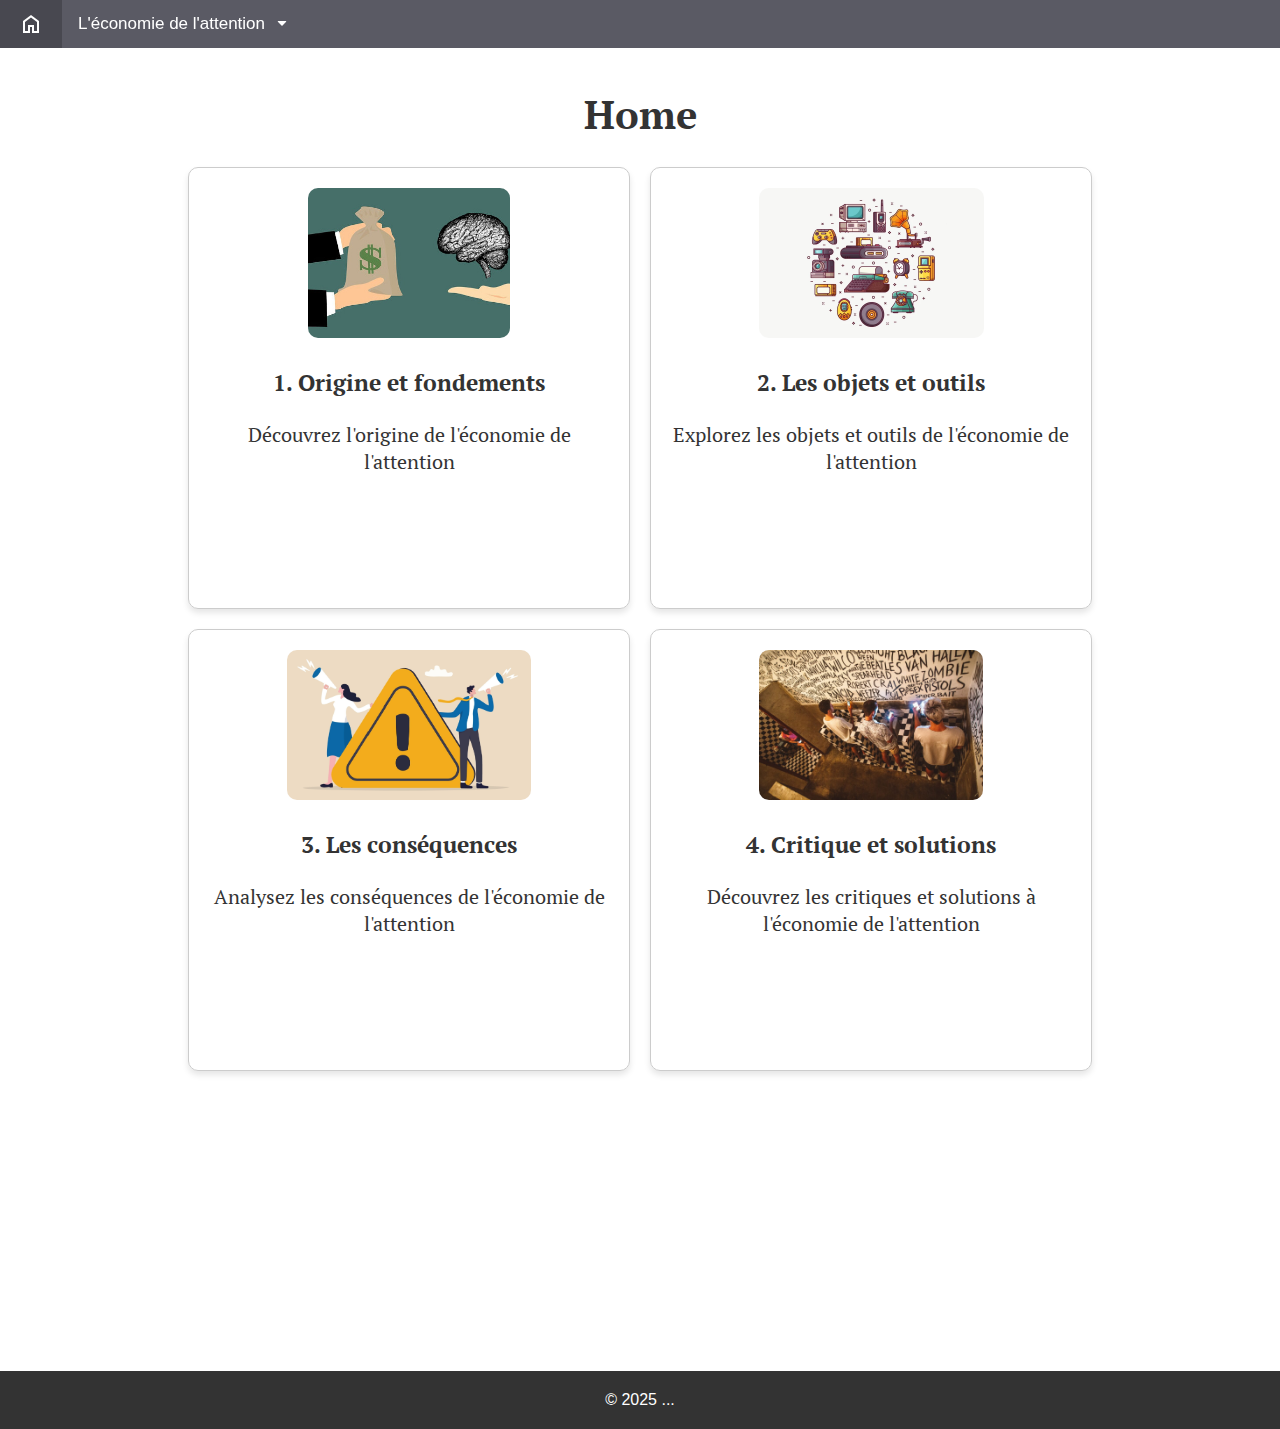
<file: index.html>
<!DOCTYPE html>
<html lang="fr">
  <head>
    <meta charset="UTF-8" />
    <meta name="viewport" content="width=device-width, initial-scale=1.0" />
    <meta http-equiv="X-UA-Compatible" content="ie=edge" />
    <title>News de la C116</title>
    <link rel="stylesheet" href="../css/style.css" />
  </head>
  <body>
    <div id="navbar"></div>
    <div id="page">
      <h1>Home</h1>
      <div class="news-container">
        <div class="news-box" onclick="location.href='../html/1.html';">
          <img class="news-image" src="../images/1.jpg" />
          <h3>1. Origine et fondements</h3>
          <p>Découvrez l'origine de l'économie de l'attention</p>
        </div>

        <div class="news-box" onclick="location.href='../html/2.html';">
          <img class="news-image" src="../images/2.webp" />
          <h3>2. Les objets et outils</h3>
          <p>Explorez les objets et outils de l'économie de l'attention</p>
        </div>

        <div class="news-box" onclick="location.href='../html/3.html';">
          <img class="news-image" src="../images/3.png" />
          <h3>3. Les conséquences</h3>
          <p>Analysez les conséquences de l'économie de l'attention</p>
        </div>

        <div class="news-box" onclick="location.href='../html/4.html';">
          <img class="news-image" src="../images/4.jpg" />
          <h3>4. Critique et solutions</h3>
          <p>
            Découvrez les critiques et solutions à l'économie de l'attention
          </p>
        </div>
      </div>
    </div>
    <footer>
      <p>© 2025 ...</p>
    </footer>
    <script src="../js/script.js"></script>
  </body>
</html>
</file>
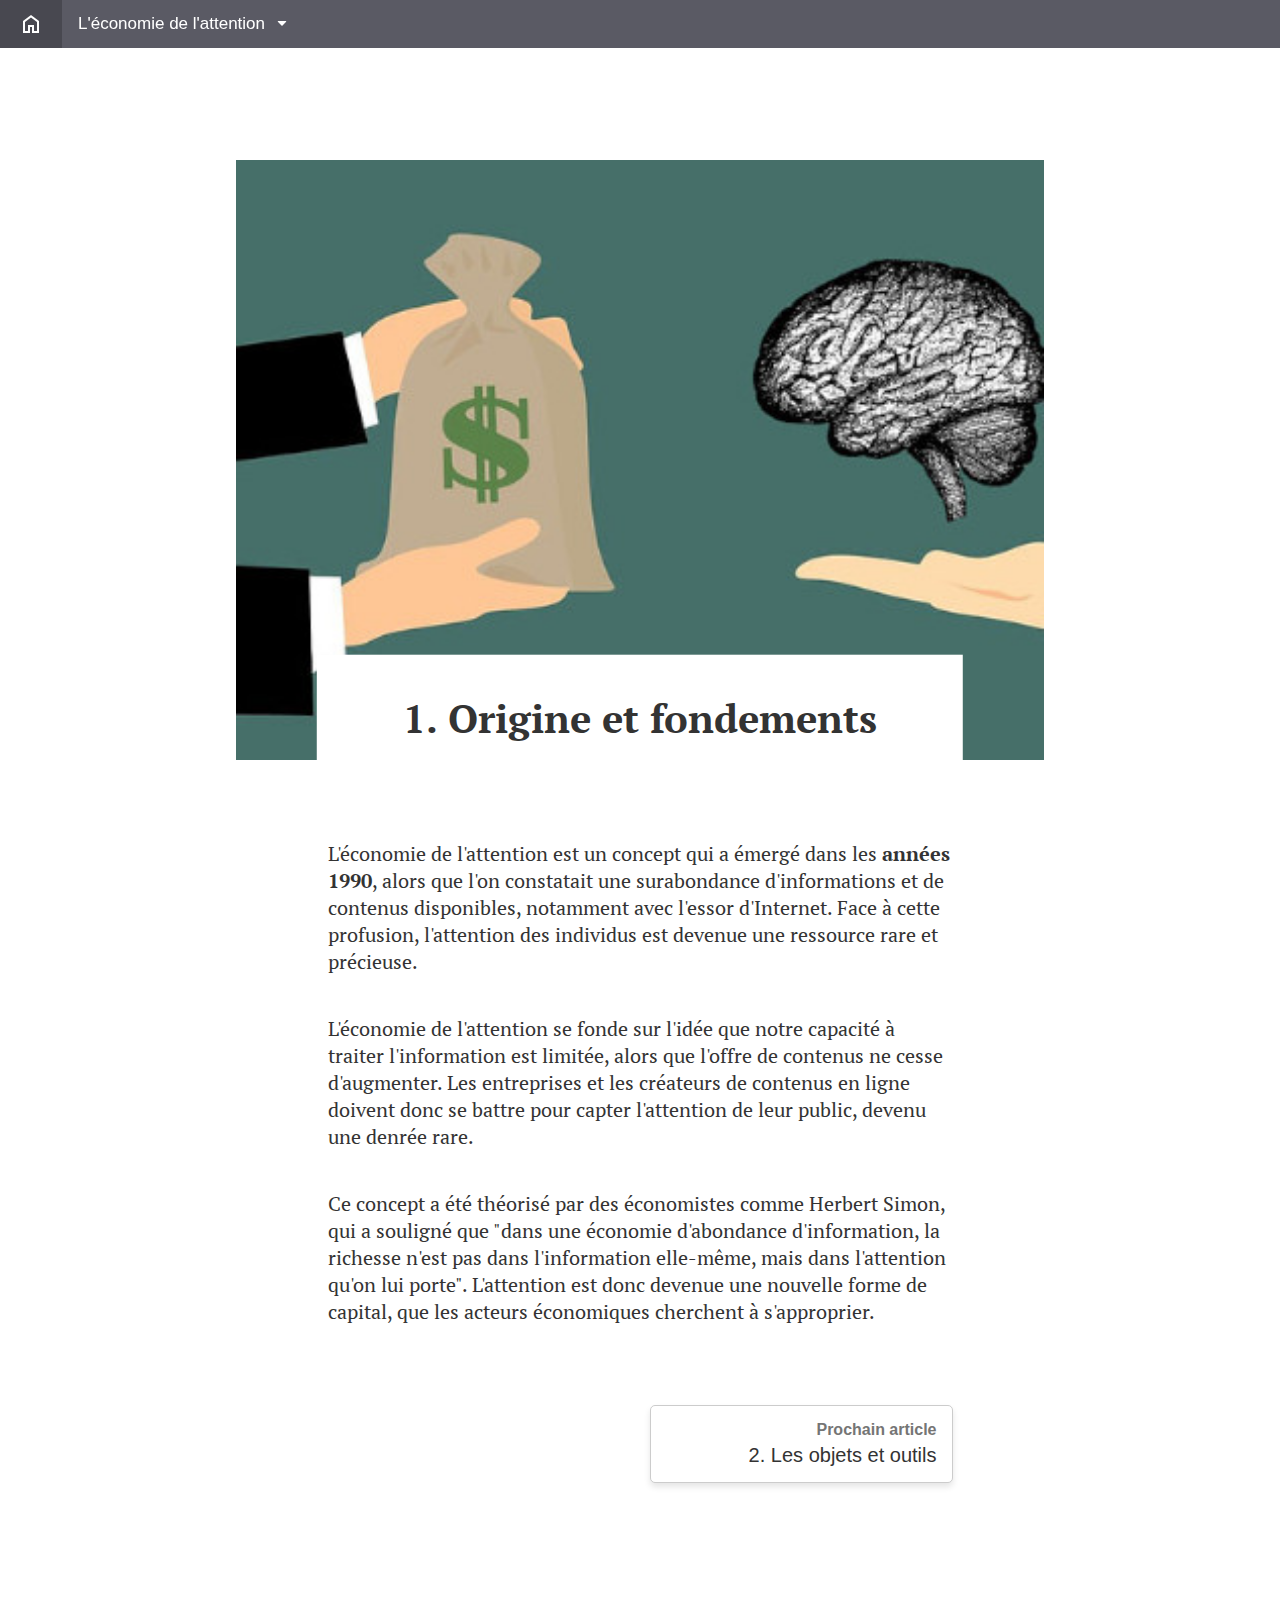
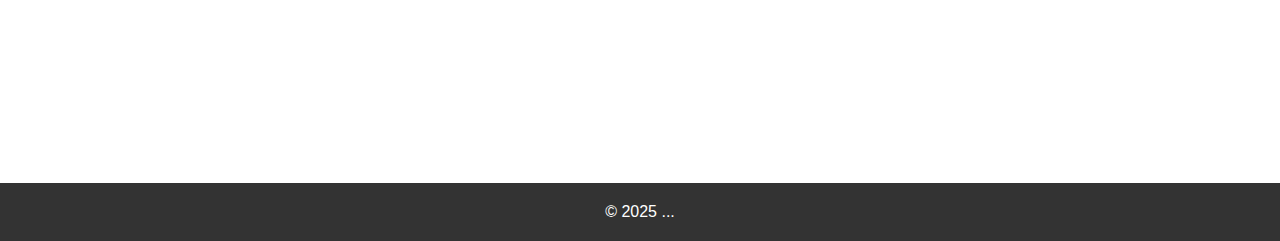
<file: html/1.html>
<!DOCTYPE html>
<html lang="fr">
  <head>
    <meta charset="UTF-8" />
    <meta name="viewport" content="width=device-width, initial-scale=1.0" />
    <meta http-equiv="X-UA-Compatible" content="ie=edge" />
    <title>Page Title</title>
    <link rel="stylesheet" href="../css/style.css" />
    <link rel="stylesheet" href="../css/article.css" />
  </head>
  <body>
    <div id="navbar"></div>
    <div id="page">
      <div class="image-container">
        <img src="../images/1.jpg" alt="Mon image" height="600" />
        <div class="text-overlay">
          <h1>1. Origine et fondements</h1>
        </div>
      </div>
      <h1></h1>
      <p>
        L'économie de l'attention est un concept qui a émergé dans les
        <strong>années 1990</strong>, alors que l'on constatait une surabondance
        d'informations et de contenus disponibles, notamment avec l'essor
        d'Internet. Face à cette profusion, l'attention des individus est
        devenue une ressource rare et précieuse.
      </p>

      <p>
        L'économie de l'attention se fonde sur l'idée que notre capacité à
        traiter l'information est limitée, alors que l'offre de contenus ne
        cesse d'augmenter. Les entreprises et les créateurs de contenus en ligne
        doivent donc se battre pour capter l'attention de leur public, devenu
        une denrée rare.
      </p>

      <p>
        Ce concept a été théorisé par des économistes comme Herbert Simon, qui a
        souligné que "dans une économie d'abondance d'information, la richesse
        n'est pas dans l'information elle-même, mais dans l'attention qu'on lui
        porte". L'attention est donc devenue une nouvelle forme de capital, que
        les acteurs économiques cherchent à s'approprier.
      </p>
      <div class="prev-next">
        <div></div>
        <div class="next-box" onclick="location.href='../html/2.html';">
          <p id="proch">Prochain article</p>
          <p>2. Les objets et outils</p>
        </div>
      </div>
    </div>

    <footer>
      <p>© 2025 ...</p>
    </footer>
  </body>
  <script src="../js/script.js"></script>
</html>
</file>
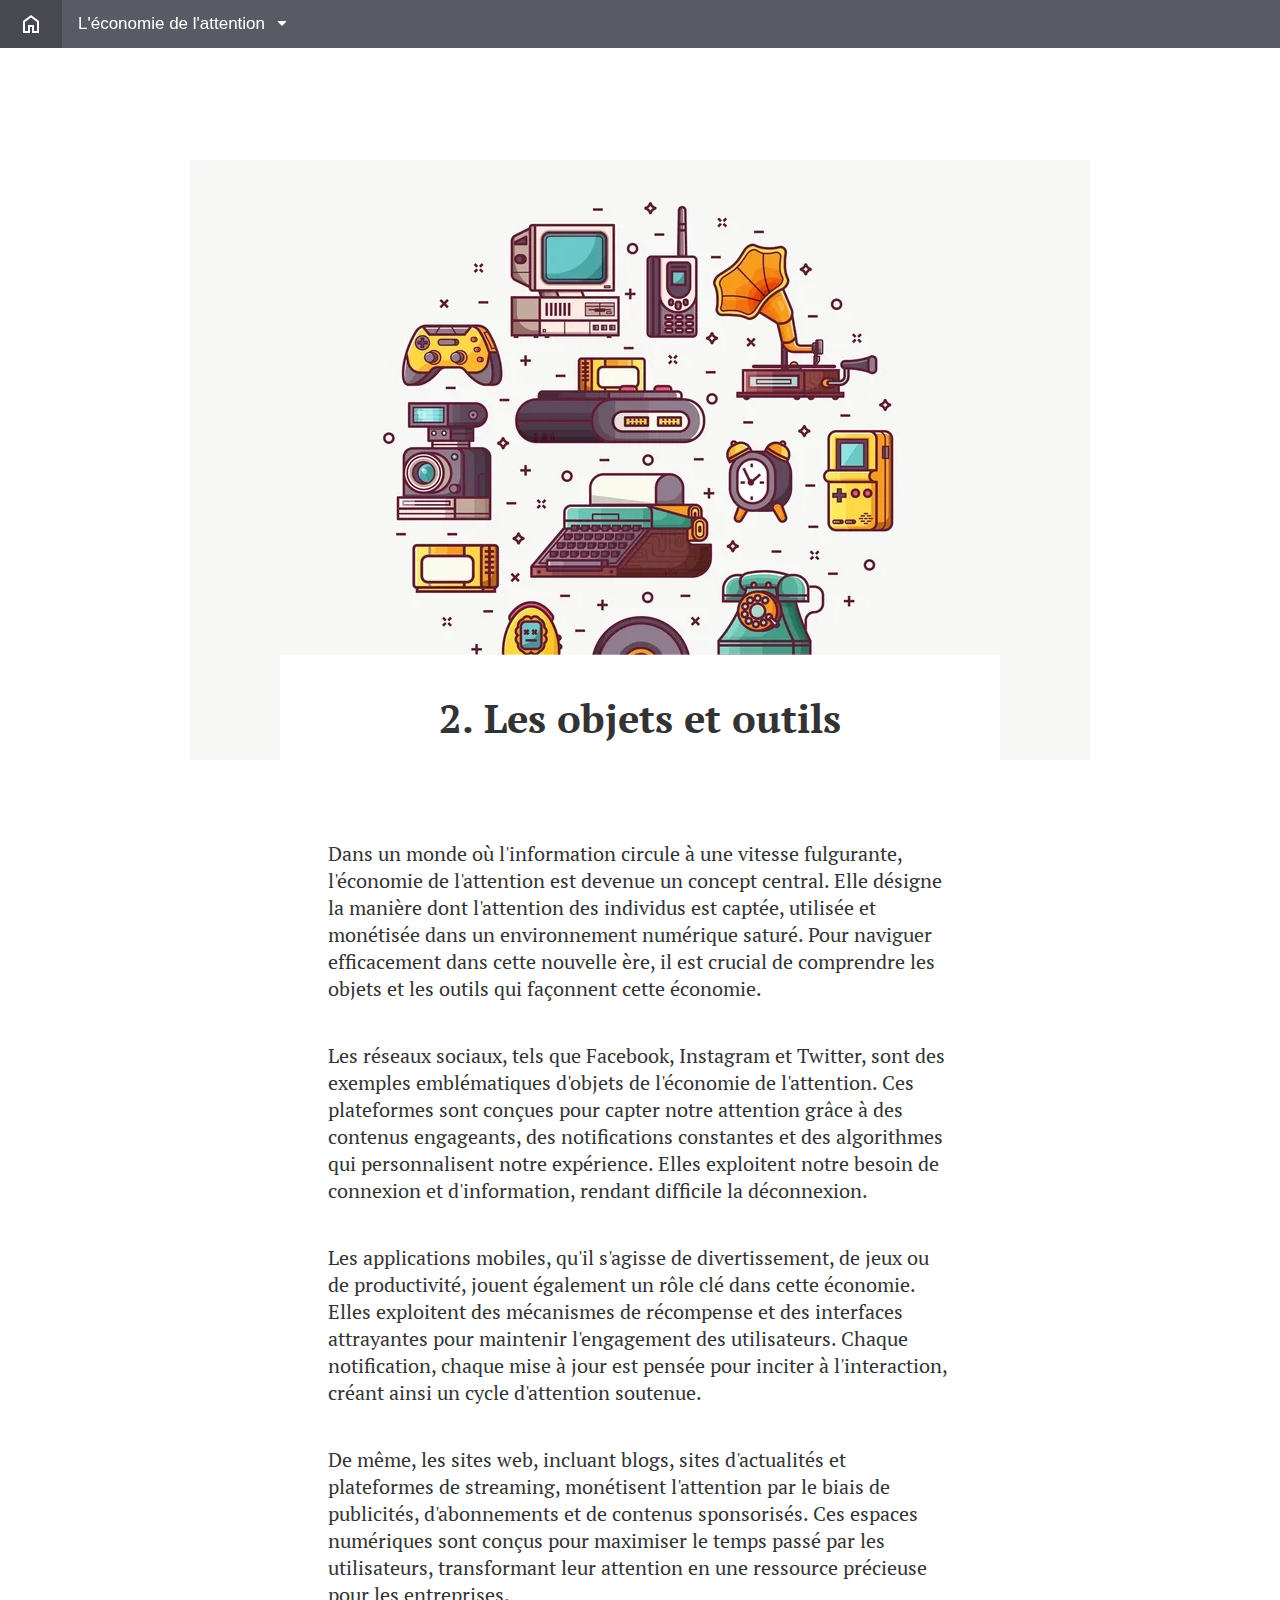
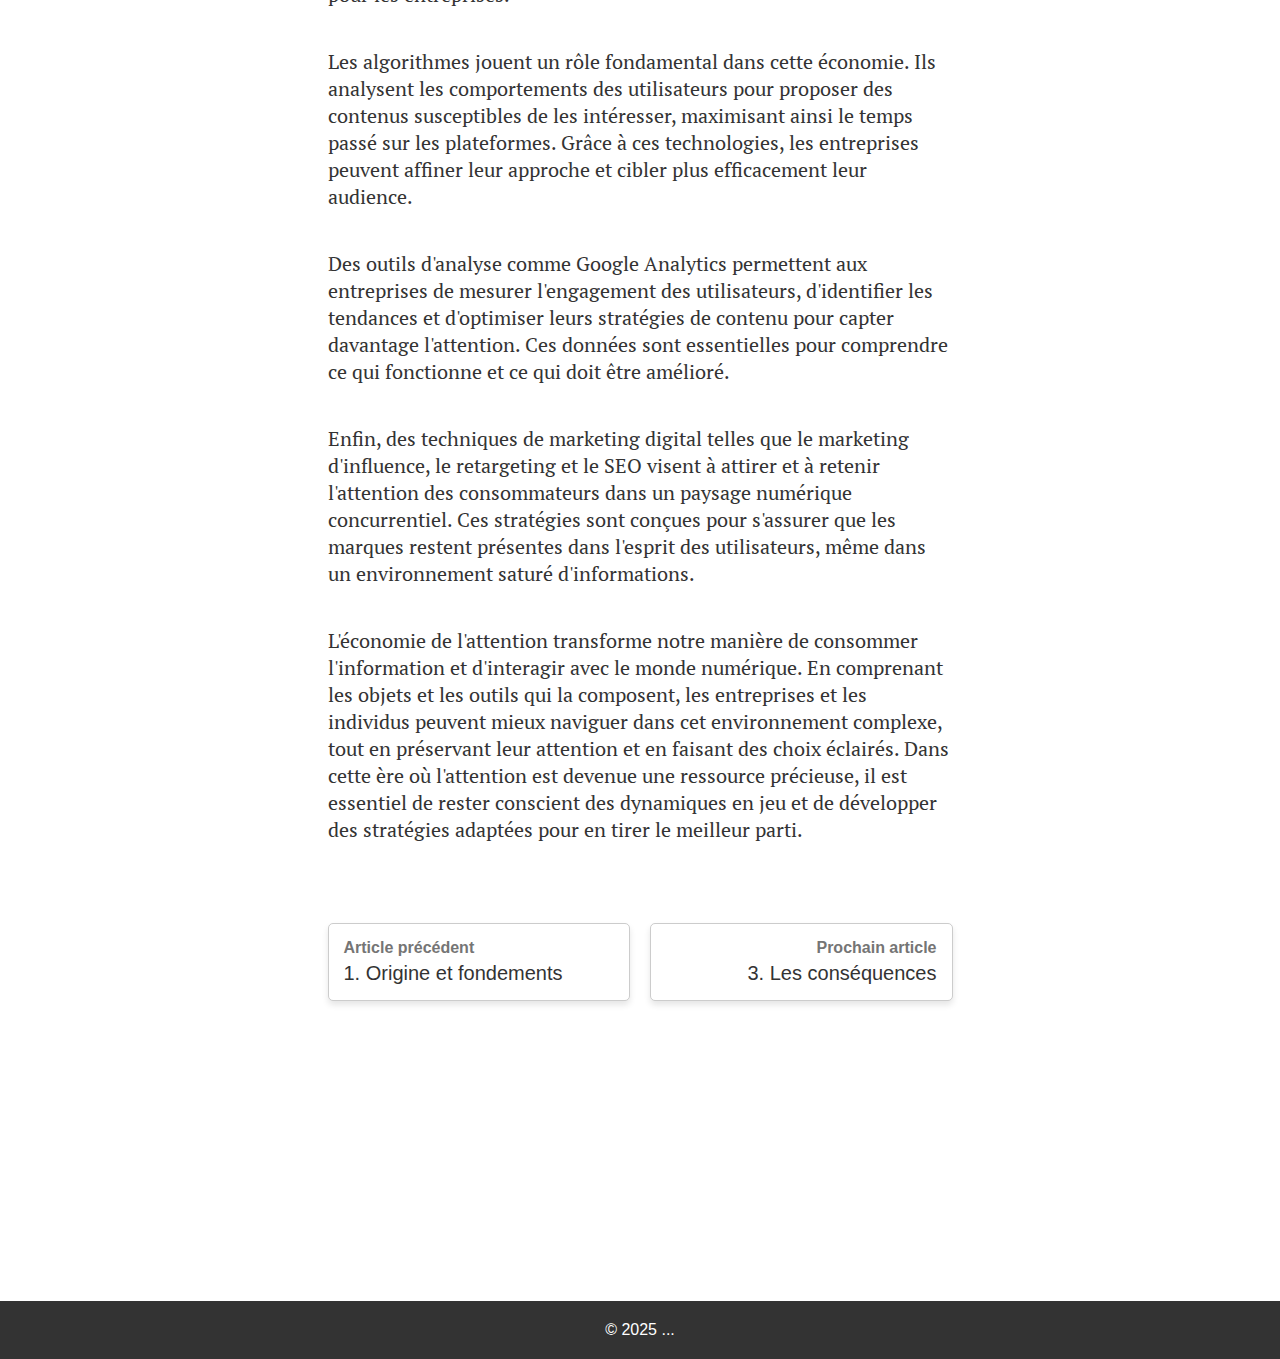
<file: html/2.html>
<!DOCTYPE html>
<html lang="fr">
  <head>
    <meta charset="UTF-8" />
    <meta name="viewport" content="width=device-width, initial-scale=1.0" />
    <meta http-equiv="X-UA-Compatible" content="ie=edge" />
    <title>Page Title</title>
    <link rel="stylesheet" href="../css/style.css" />
    <link rel="stylesheet" href="../css/article.css" />
  </head>
  <body>
    <div id="navbar"></div>
    <div id="page">
      <div class="image-container">
        <img src="../images/2.webp" alt="Mon image" height="600" />
        <div class="text-overlay">
          <h1>2. Les objets et outils</h1>
        </div>
      </div>
      <h1></h1>
      <p>
        Dans un monde où l'information circule à une vitesse fulgurante,
        l'économie de l'attention est devenue un concept central. Elle désigne
        la manière dont l'attention des individus est captée, utilisée et
        monétisée dans un environnement numérique saturé. Pour naviguer
        efficacement dans cette nouvelle ère, il est crucial de comprendre les
        objets et les outils qui façonnent cette économie.
      </p>

      <p>
        Les réseaux sociaux, tels que Facebook, Instagram et Twitter, sont des
        exemples emblématiques d'objets de l'économie de l'attention. Ces
        plateformes sont conçues pour capter notre attention grâce à des
        contenus engageants, des notifications constantes et des algorithmes qui
        personnalisent notre expérience. Elles exploitent notre besoin de
        connexion et d'information, rendant difficile la déconnexion.
      </p>

      <p>
        Les applications mobiles, qu'il s'agisse de divertissement, de jeux ou
        de productivité, jouent également un rôle clé dans cette économie. Elles
        exploitent des mécanismes de récompense et des interfaces attrayantes
        pour maintenir l'engagement des utilisateurs. Chaque notification,
        chaque mise à jour est pensée pour inciter à l'interaction, créant ainsi
        un cycle d'attention soutenue.
      </p>

      <p>
        De même, les sites web, incluant blogs, sites d'actualités et
        plateformes de streaming, monétisent l'attention par le biais de
        publicités, d'abonnements et de contenus sponsorisés. Ces espaces
        numériques sont conçus pour maximiser le temps passé par les
        utilisateurs, transformant leur attention en une ressource précieuse
        pour les entreprises.
      </p>

      <p>
        Les algorithmes jouent un rôle fondamental dans cette économie. Ils
        analysent les comportements des utilisateurs pour proposer des contenus
        susceptibles de les intéresser, maximisant ainsi le temps passé sur les
        plateformes. Grâce à ces technologies, les entreprises peuvent affiner
        leur approche et cibler plus efficacement leur audience.
      </p>

      <p>
        Des outils d'analyse comme Google Analytics permettent aux entreprises
        de mesurer l'engagement des utilisateurs, d'identifier les tendances et
        d'optimiser leurs stratégies de contenu pour capter davantage
        l'attention. Ces données sont essentielles pour comprendre ce qui
        fonctionne et ce qui doit être amélioré.
      </p>

      <p>
        Enfin, des techniques de marketing digital telles que le marketing
        d'influence, le retargeting et le SEO visent à attirer et à retenir
        l'attention des consommateurs dans un paysage numérique concurrentiel.
        Ces stratégies sont conçues pour s'assurer que les marques restent
        présentes dans l'esprit des utilisateurs, même dans un environnement
        saturé d'informations.
      </p>

      <p>
        L'économie de l'attention transforme notre manière de consommer
        l'information et d'interagir avec le monde numérique. En comprenant les
        objets et les outils qui la composent, les entreprises et les individus
        peuvent mieux naviguer dans cet environnement complexe, tout en
        préservant leur attention et en faisant des choix éclairés. Dans cette
        ère où l'attention est devenue une ressource précieuse, il est essentiel
        de rester conscient des dynamiques en jeu et de développer des
        stratégies adaptées pour en tirer le meilleur parti.
      </p>
      <div class="prev-next">
        <div class="prev-box" onclick="location.href='../html/1.html';">
          <p id="proch">Article précédent</p>
          <p>1. Origine et fondements</p>
        </div>
        <div class="next-box" onclick="location.href='../html/3.html';">
          <p id="proch">Prochain article</p>
          <p>3. Les conséquences</p>
        </div>
      </div>
    </div>
    <footer>
      <p>© 2025 ...</p>
    </footer>
  </body>
  <script src="../js/script.js"></script>
</html>
</file>
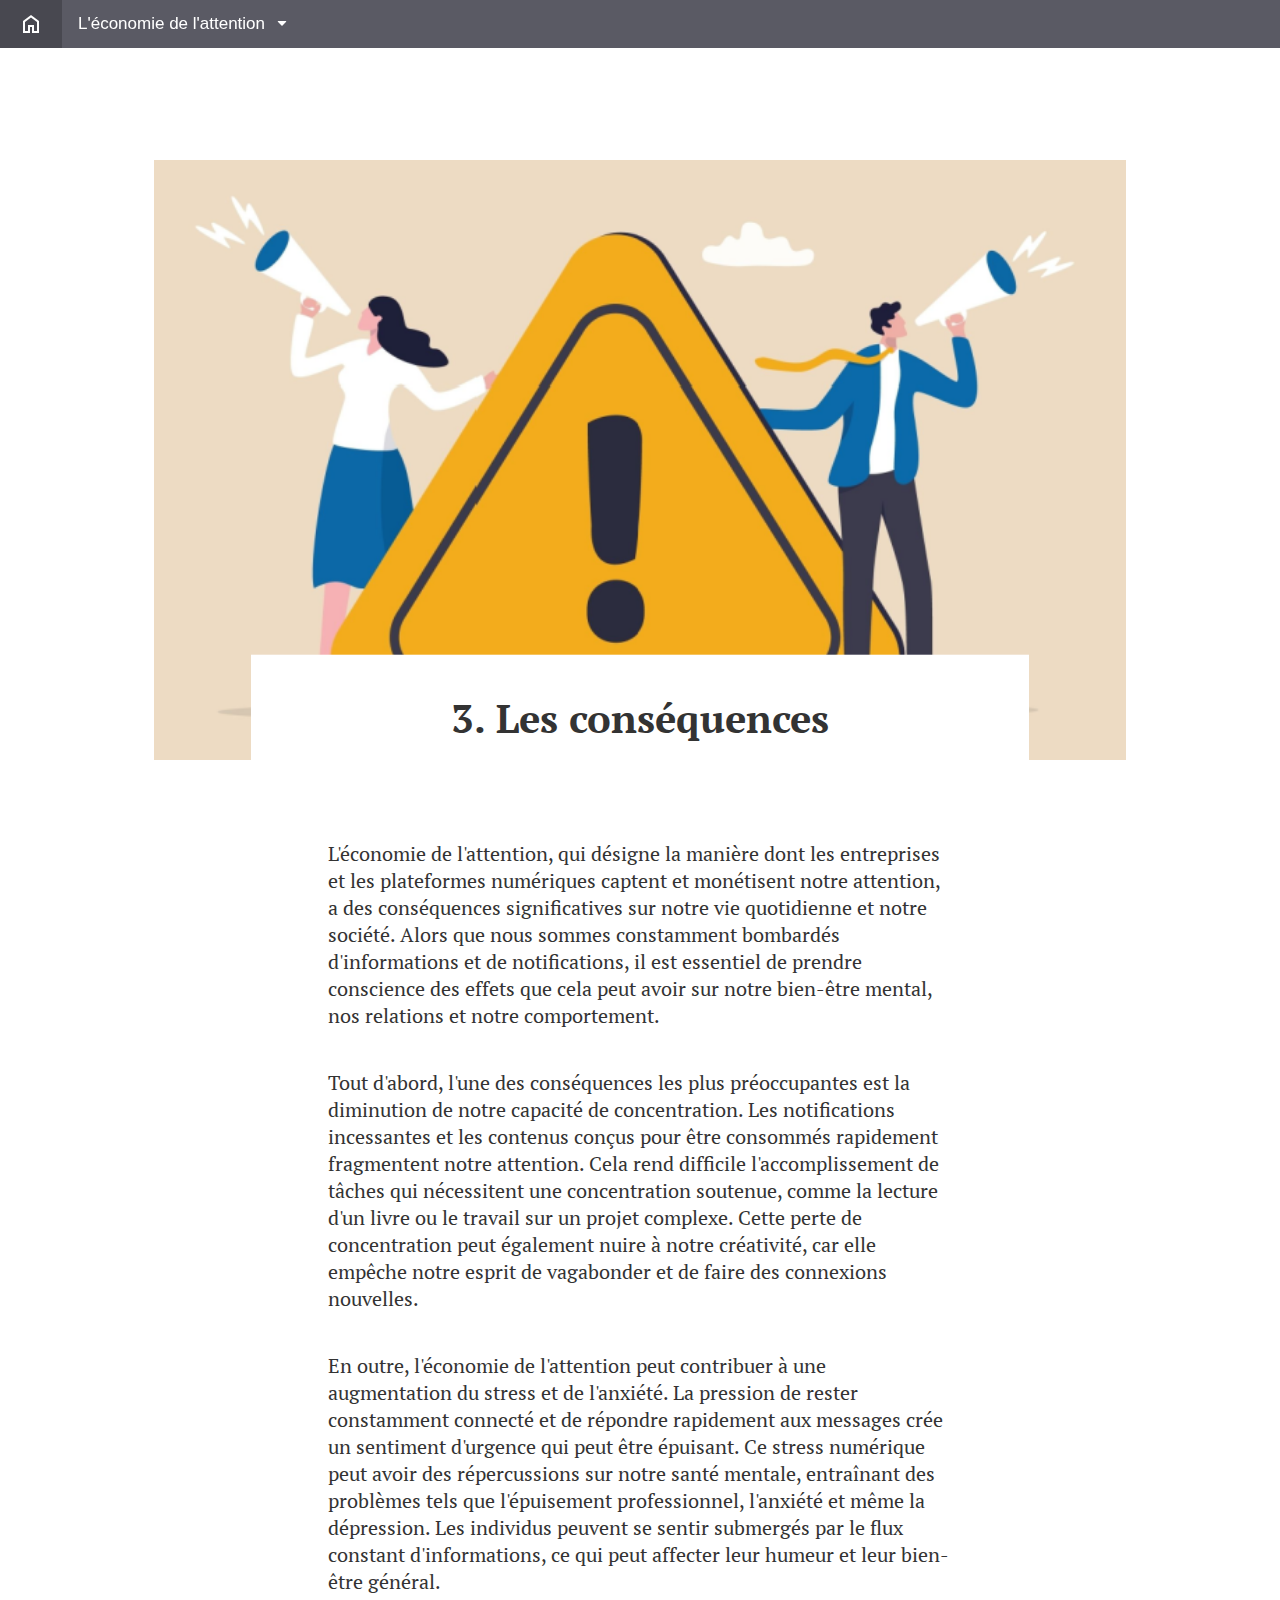
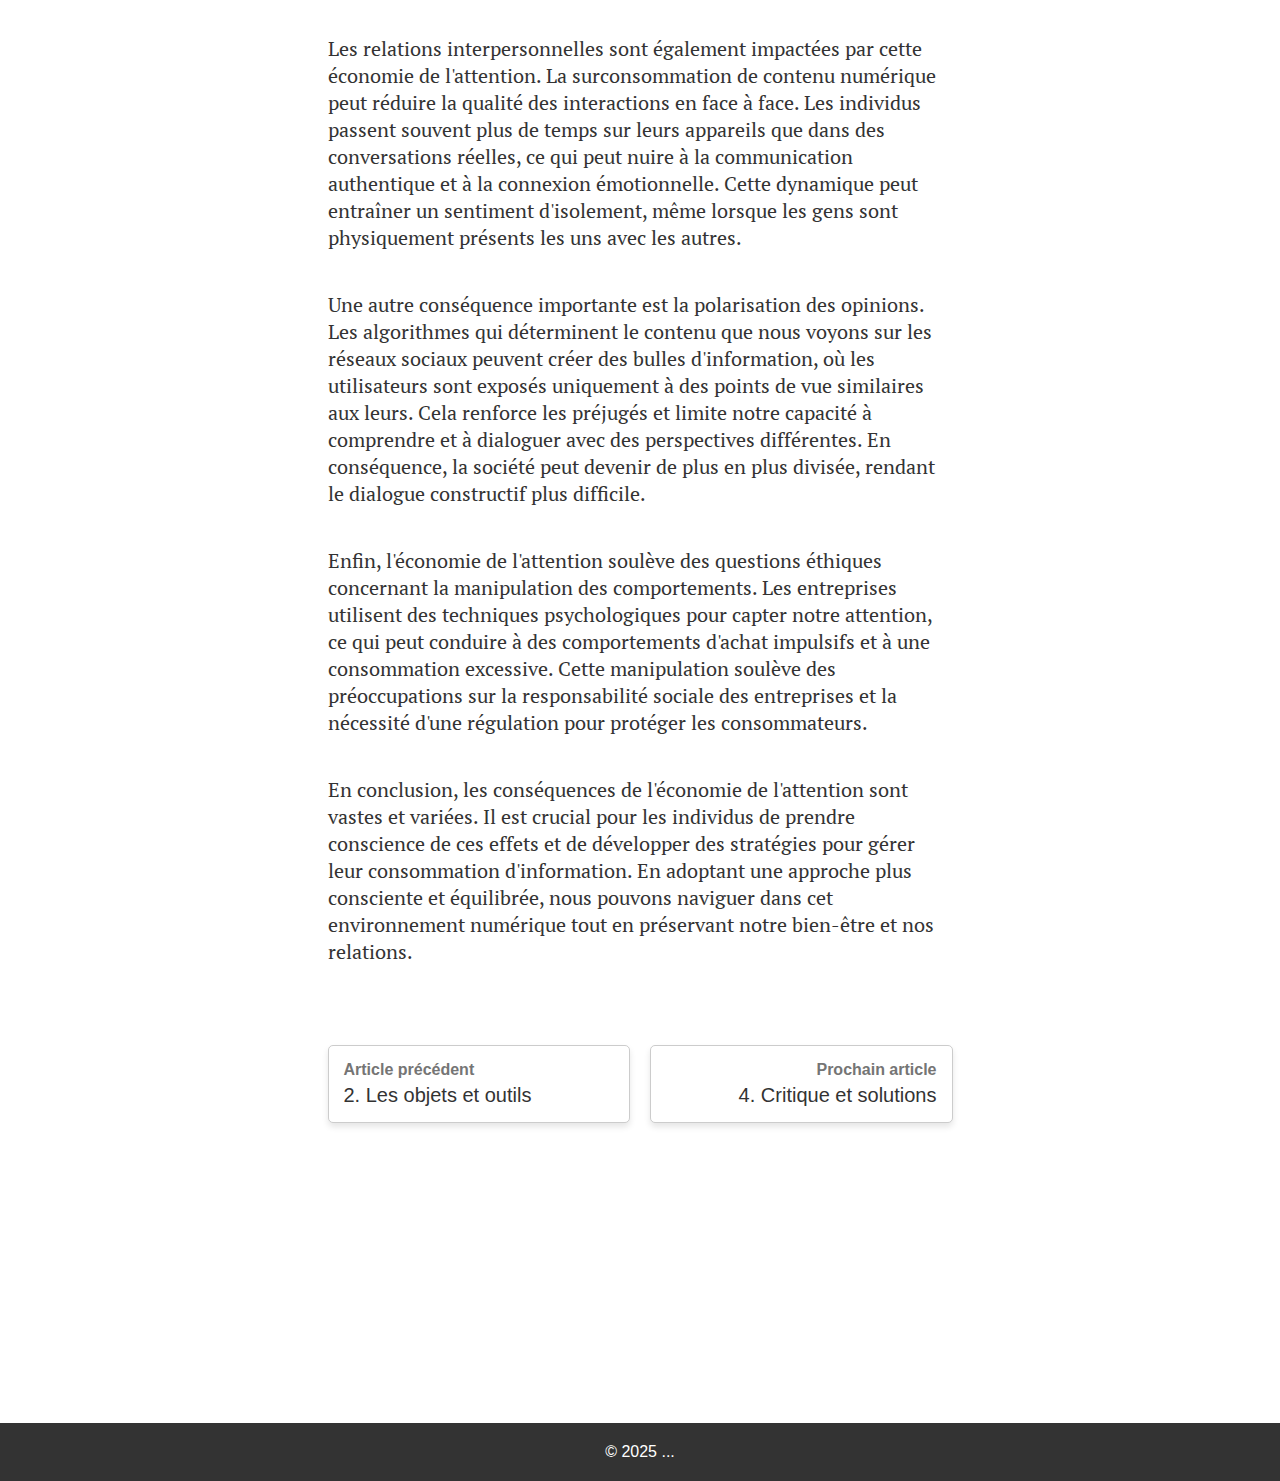
<file: html/3.html>
<!DOCTYPE html>
<html lang="fr">
  <head>
    <meta charset="UTF-8" />
    <meta name="viewport" content="width=device-width, initial-scale=1.0" />
    <meta http-equiv="X-UA-Compatible" content="ie=edge" />
    <title>Page Title</title>
    <link rel="stylesheet" href="../css/style.css" />
    <link rel="stylesheet" href="../css/article.css" />
  </head>
  <body>
    <div id="navbar"></div>
    <div id="page">
      <div class="image-container">
        <img src="../images/3.png" alt="Mon image" height="600" />
        <div class="text-overlay">
          <h1>3. Les conséquences</h1>
        </div>
      </div>
      <h1></h1>
      <p>
        L'économie de l'attention, qui désigne la manière dont les entreprises
        et les plateformes numériques captent et monétisent notre attention, a
        des conséquences significatives sur notre vie quotidienne et notre
        société. Alors que nous sommes constamment bombardés d'informations et
        de notifications, il est essentiel de prendre conscience des effets que
        cela peut avoir sur notre bien-être mental, nos relations et notre
        comportement.
      </p>
      <p>
        Tout d'abord, l'une des conséquences les plus préoccupantes est la
        diminution de notre capacité de concentration. Les notifications
        incessantes et les contenus conçus pour être consommés rapidement
        fragmentent notre attention. Cela rend difficile l'accomplissement de
        tâches qui nécessitent une concentration soutenue, comme la lecture d'un
        livre ou le travail sur un projet complexe. Cette perte de concentration
        peut également nuire à notre créativité, car elle empêche notre esprit
        de vagabonder et de faire des connexions nouvelles.
      </p>
      <p>
        En outre, l'économie de l'attention peut contribuer à une augmentation
        du stress et de l'anxiété. La pression de rester constamment connecté et
        de répondre rapidement aux messages crée un sentiment d'urgence qui peut
        être épuisant. Ce stress numérique peut avoir des répercussions sur
        notre santé mentale, entraînant des problèmes tels que l'épuisement
        professionnel, l'anxiété et même la dépression. Les individus peuvent se
        sentir submergés par le flux constant d'informations, ce qui peut
        affecter leur humeur et leur bien-être général.
      </p>
      <p>
        Les relations interpersonnelles sont également impactées par cette
        économie de l'attention. La surconsommation de contenu numérique peut
        réduire la qualité des interactions en face à face. Les individus
        passent souvent plus de temps sur leurs appareils que dans des
        conversations réelles, ce qui peut nuire à la communication authentique
        et à la connexion émotionnelle. Cette dynamique peut entraîner un
        sentiment d'isolement, même lorsque les gens sont physiquement présents
        les uns avec les autres.
      </p>
      <p>
        Une autre conséquence importante est la polarisation des opinions. Les
        algorithmes qui déterminent le contenu que nous voyons sur les réseaux
        sociaux peuvent créer des bulles d'information, où les utilisateurs sont
        exposés uniquement à des points de vue similaires aux leurs. Cela
        renforce les préjugés et limite notre capacité à comprendre et à
        dialoguer avec des perspectives différentes. En conséquence, la société
        peut devenir de plus en plus divisée, rendant le dialogue constructif
        plus difficile.
      </p>
      <p>
        Enfin, l'économie de l'attention soulève des questions éthiques
        concernant la manipulation des comportements. Les entreprises utilisent
        des techniques psychologiques pour capter notre attention, ce qui peut
        conduire à des comportements d'achat impulsifs et à une consommation
        excessive. Cette manipulation soulève des préoccupations sur la
        responsabilité sociale des entreprises et la nécessité d'une régulation
        pour protéger les consommateurs.
      </p>
      <p>
        En conclusion, les conséquences de l'économie de l'attention sont vastes
        et variées. Il est crucial pour les individus de prendre conscience de
        ces effets et de développer des stratégies pour gérer leur consommation
        d'information. En adoptant une approche plus consciente et équilibrée,
        nous pouvons naviguer dans cet environnement numérique tout en
        préservant notre bien-être et nos relations.
      </p>
      <div class="prev-next">
        <div class="prev-box" onclick="location.href='../html/2.html';">
          <p id="proch">Article précédent</p>
          <p>2. Les objets et outils</p>
        </div>
        <div class="next-box" onclick="location.href='../html/4.html';">
          <p id="proch">Prochain article</p>
          <p>4. Critique et solutions</p>
        </div>
      </div>
    </div>
    <footer>
      <p>© 2025 ...</p>
    </footer>
  </body>
  <script src="../js/script.js"></script>
</html>
</file>
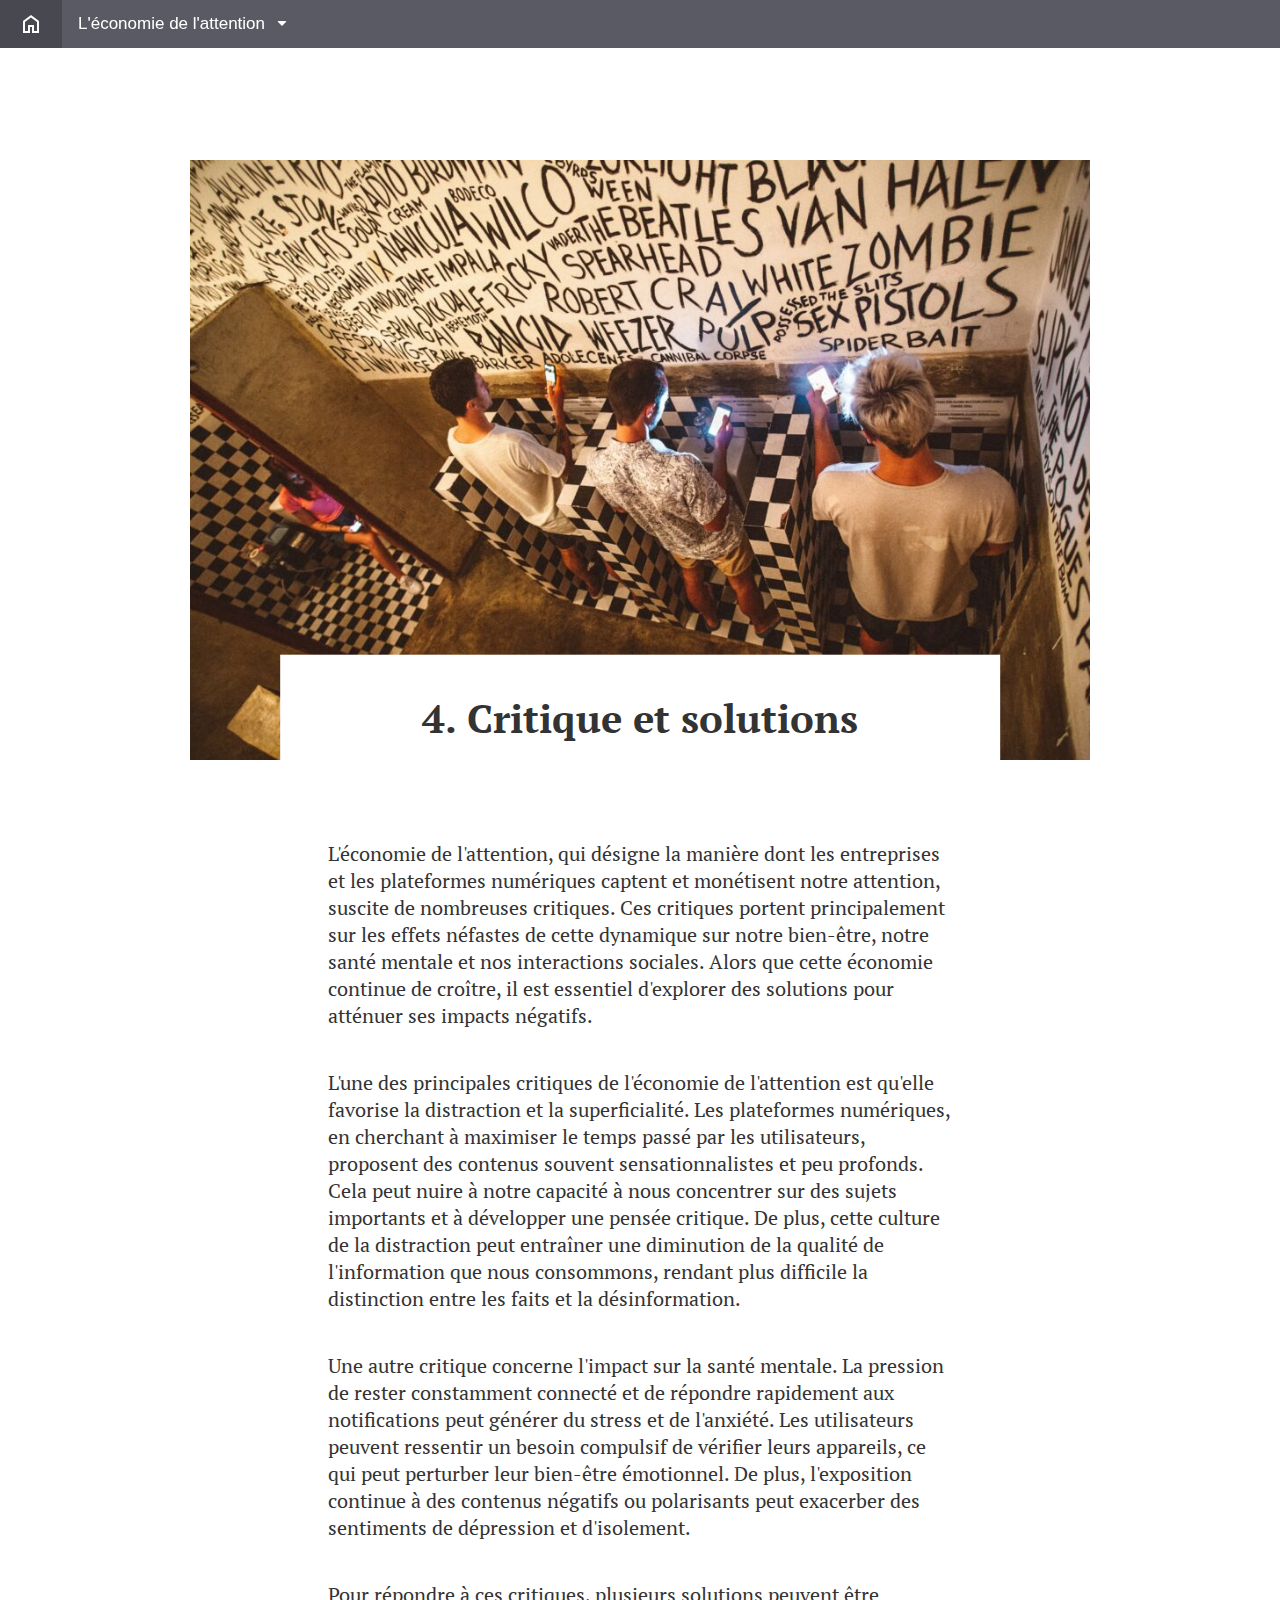
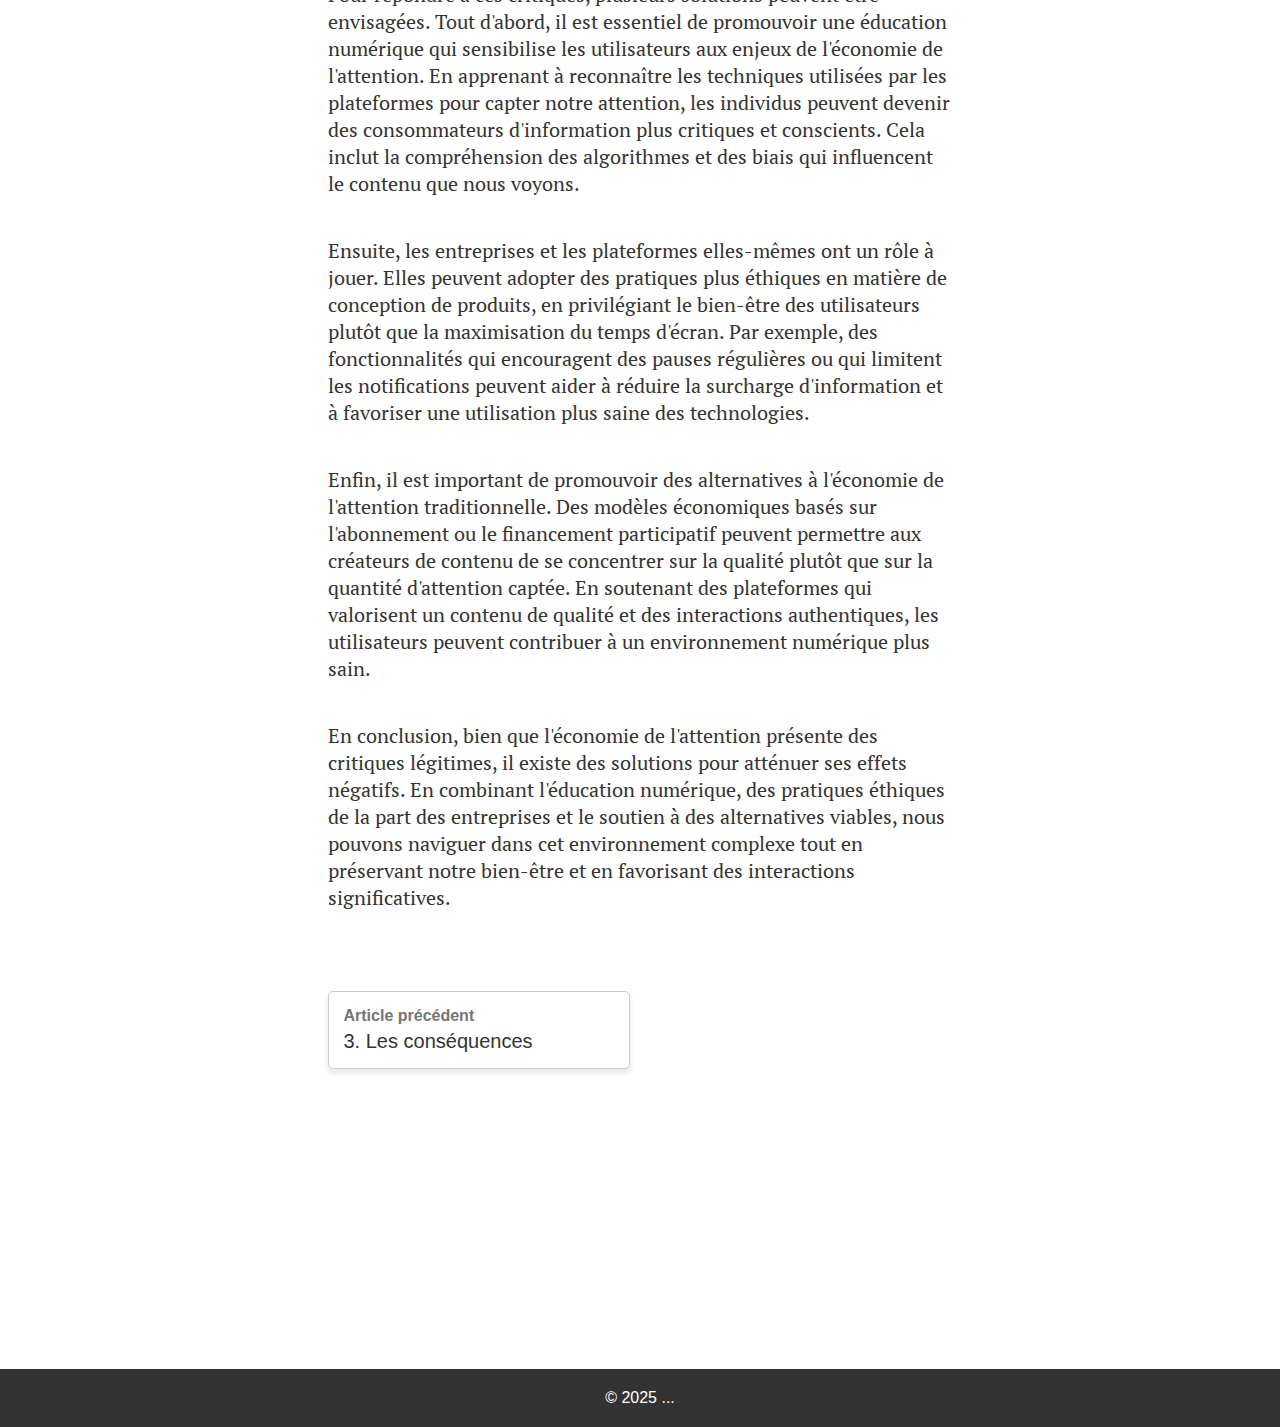
<file: html/4.html>
<!DOCTYPE html>
<html lang="fr">
  <head>
    <meta charset="UTF-8" />
    <meta name="viewport" content="width=device-width, initial-scale=1.0" />
    <meta http-equiv="X-UA-Compatible" content="ie=edge" />
    <title>Page Title</title>
    <link rel="stylesheet" href="../css/style.css" />
    <link rel="stylesheet" href="../css/article.css" />
  </head>
  <body>
    <div id="navbar"></div>
    <div id="page">
      <div class="image-container">
        <img src="../images/4.jpg" alt="Mon image" height="600" />
        <div class="text-overlay">
          <h1>4. Critique et solutions</h1>
        </div>
      </div>
      <h1></h1>
      <p>
        L'économie de l'attention, qui désigne la manière dont les entreprises
        et les plateformes numériques captent et monétisent notre attention,
        suscite de nombreuses critiques. Ces critiques portent principalement
        sur les effets néfastes de cette dynamique sur notre bien-être, notre
        santé mentale et nos interactions sociales. Alors que cette économie
        continue de croître, il est essentiel d'explorer des solutions pour
        atténuer ses impacts négatifs.
      </p>
      <p>
        L'une des principales critiques de l'économie de l'attention est qu'elle
        favorise la distraction et la superficialité. Les plateformes
        numériques, en cherchant à maximiser le temps passé par les
        utilisateurs, proposent des contenus souvent sensationnalistes et peu
        profonds. Cela peut nuire à notre capacité à nous concentrer sur des
        sujets importants et à développer une pensée critique. De plus, cette
        culture de la distraction peut entraîner une diminution de la qualité de
        l'information que nous consommons, rendant plus difficile la distinction
        entre les faits et la désinformation.
      </p>
      <p>
        Une autre critique concerne l'impact sur la santé mentale. La pression
        de rester constamment connecté et de répondre rapidement aux
        notifications peut générer du stress et de l'anxiété. Les utilisateurs
        peuvent ressentir un besoin compulsif de vérifier leurs appareils, ce
        qui peut perturber leur bien-être émotionnel. De plus, l'exposition
        continue à des contenus négatifs ou polarisants peut exacerber des
        sentiments de dépression et d'isolement.
      </p>
      <p>
        Pour répondre à ces critiques, plusieurs solutions peuvent être
        envisagées. Tout d'abord, il est essentiel de promouvoir une éducation
        numérique qui sensibilise les utilisateurs aux enjeux de l'économie de
        l'attention. En apprenant à reconnaître les techniques utilisées par les
        plateformes pour capter notre attention, les individus peuvent devenir
        des consommateurs d'information plus critiques et conscients. Cela
        inclut la compréhension des algorithmes et des biais qui influencent le
        contenu que nous voyons.
      </p>
      <p>
        Ensuite, les entreprises et les plateformes elles-mêmes ont un rôle à
        jouer. Elles peuvent adopter des pratiques plus éthiques en matière de
        conception de produits, en privilégiant le bien-être des utilisateurs
        plutôt que la maximisation du temps d'écran. Par exemple, des
        fonctionnalités qui encouragent des pauses régulières ou qui limitent
        les notifications peuvent aider à réduire la surcharge d'information et
        à favoriser une utilisation plus saine des technologies.
      </p>
      <p>
        Enfin, il est important de promouvoir des alternatives à l'économie de
        l'attention traditionnelle. Des modèles économiques basés sur
        l'abonnement ou le financement participatif peuvent permettre aux
        créateurs de contenu de se concentrer sur la qualité plutôt que sur la
        quantité d'attention captée. En soutenant des plateformes qui valorisent
        un contenu de qualité et des interactions authentiques, les utilisateurs
        peuvent contribuer à un environnement numérique plus sain.
      </p>
      <p>
        En conclusion, bien que l'économie de l'attention présente des critiques
        légitimes, il existe des solutions pour atténuer ses effets négatifs. En
        combinant l'éducation numérique, des pratiques éthiques de la part des
        entreprises et le soutien à des alternatives viables, nous pouvons
        naviguer dans cet environnement complexe tout en préservant notre
        bien-être et en favorisant des interactions significatives.
      </p>
      <div class="prev-next">
        <div class="prev-box" onclick="location.href='../html/3.html';">
          <p id="proch">Article précédent</p>
          <p>3. Les conséquences</p>
        </div>
        <div></div>
      </div>
    </div>
    <footer>
      <p>© 2025 ...</p>
    </footer>
  </body>
  <script src="../js/script.js"></script>
</html>
</file>
<file: css/style.css>
/* Importation de la police PT Serif pour les articles */
@import url("https://fonts.googleapis.com/css2?family=PT+Serif:wght@400;700&display=swap");

:root {
  --primary-color: #3182ce;
  --secondary-color: #f2f2f2;
  --text-color: #333;
  --background-blur: rgba(49, 49, 61, 0.8);
  --spacing: 20px;
  --transition-speed: 0.3s;
  --margin-large: 100px;
  --margin-small: 20px;
}

body {
  padding-top: 60px;
  overflow: auto;
  color: var(--text-color);
  background-color: white;
  margin: 0 auto;
  font-family: Arial, "Times New Roman", sans-serif;
}

/* Style du contenu de la page */
#page {
  padding: 0 10%;
  max-width: 625px;
  margin: 0 auto;
  font-size: 20px;
  font-family: "PT Serif", serif;
  display: flex;
  flex-direction: column;
  align-items: center;
  justify-content: center;
}

/* Boite des parties */
.news-box {
  border: 1px solid #ccc;
  padding: var(--margin-small);
  text-align: center;
  height: 400px;
  width: 400px;
  border-radius: 10px;
  cursor: pointer;
  box-shadow: 0 4px 6px rgba(0, 0, 0, 0.1);
  transition: transform 0.1s ease, background-color 0.1s ease;
}

.news-container {
  display: grid;
  grid-template-columns: repeat(2, 1fr);
  grid-gap: 20px;
}

.news-image {
  height: 150px;
  border-radius: 10px;
  object-fit: cover;
}

.news-box:hover {
  background-color: #f5f5f5;
  transform: scale(1.02);
}

/* Bouton "Lire la suite" */
.read-more {
  display: inline-block;
  margin-top: 10px;
  color: dodgerblue;
  text-decoration: none;
  transition: color 0.1s ease;
}

.read-more:hover {
  text-decoration: underline;
  color: royalblue;
}

/* Effet de l'image et du rectangle blanc avec le titre dessus */
.image-container {
  position: relative;
  display: block;
  border-radius: 10px;
  margin-top: var(--margin-large);
}

.text-overlay {
  position: absolute;
  top: 92%;
  left: 50%;
  transform: translate(-50%, -50%);
  background-color: white;
  padding: 10px;
  text-align: center;
  width: 80%;
  box-sizing: border-box;
}

.text-overlay h3,
.text-overlay p {
  margin: 0;
  padding: 0;
}

/* Bas de page */
footer {
  background-color: #333;
  color: #fff;
  padding: 20px 0;
  text-align: center;
  margin-top: 300px;
}

footer p {
  margin: 0;
}

/* Amélioration pour la navigation mobile */
@media (max-width: 768px) {
  #page {
    padding: 0 5%;
    font-size: 18px;
  }

  .news-container {
    grid-template-columns: 1fr;
  }


  .text-overlay {
    width: 90%;
  }
}
</file>
<file: css/article.css>
.prev-next {
  width: 100%;
  margin-top: 60px;
  display: grid;
  grid-template-columns: repeat(2, 1fr);
  column-gap: 20px;
  align-items: center;
}

.prev-box,
.next-box {
  --padding-lg: 15px;
  width: 100% - math(2 * var(--padding-lg));
  display: inline-block;
  border: 1px solid #ccc;
  padding: 10px var(--padding-lg);
  padding-top: 15px;
  padding-bottom: 15px;
  text-align: right;
  border-radius: 5px;
  cursor: pointer;
  box-shadow: 0 4px 6px rgba(0, 0, 0, 0.1);
  background-color: #fff;
  transition: transform 0.1s ease, background-color 0.1s ease;
  font-family: Arial, sans-serif;
}

.prev-box {
  text-align: left;
}

#proch {
  font-weight: 550;
  font-size: 16px;
  color: rgb(117, 117, 117);
}

.prev-box:hover,
.next-box:hover {
  background-color: #f9f9f9;
  transform: scale(1.01);
}

.prev-box > p,
.next-box > p {
  margin: 0;
}

.prev-box > p:nth-child(1) {
    padding-bottom: 5px;
  }  

.next-box > p:nth-child(1) {
    padding-bottom: 5px;
  }
</file>
